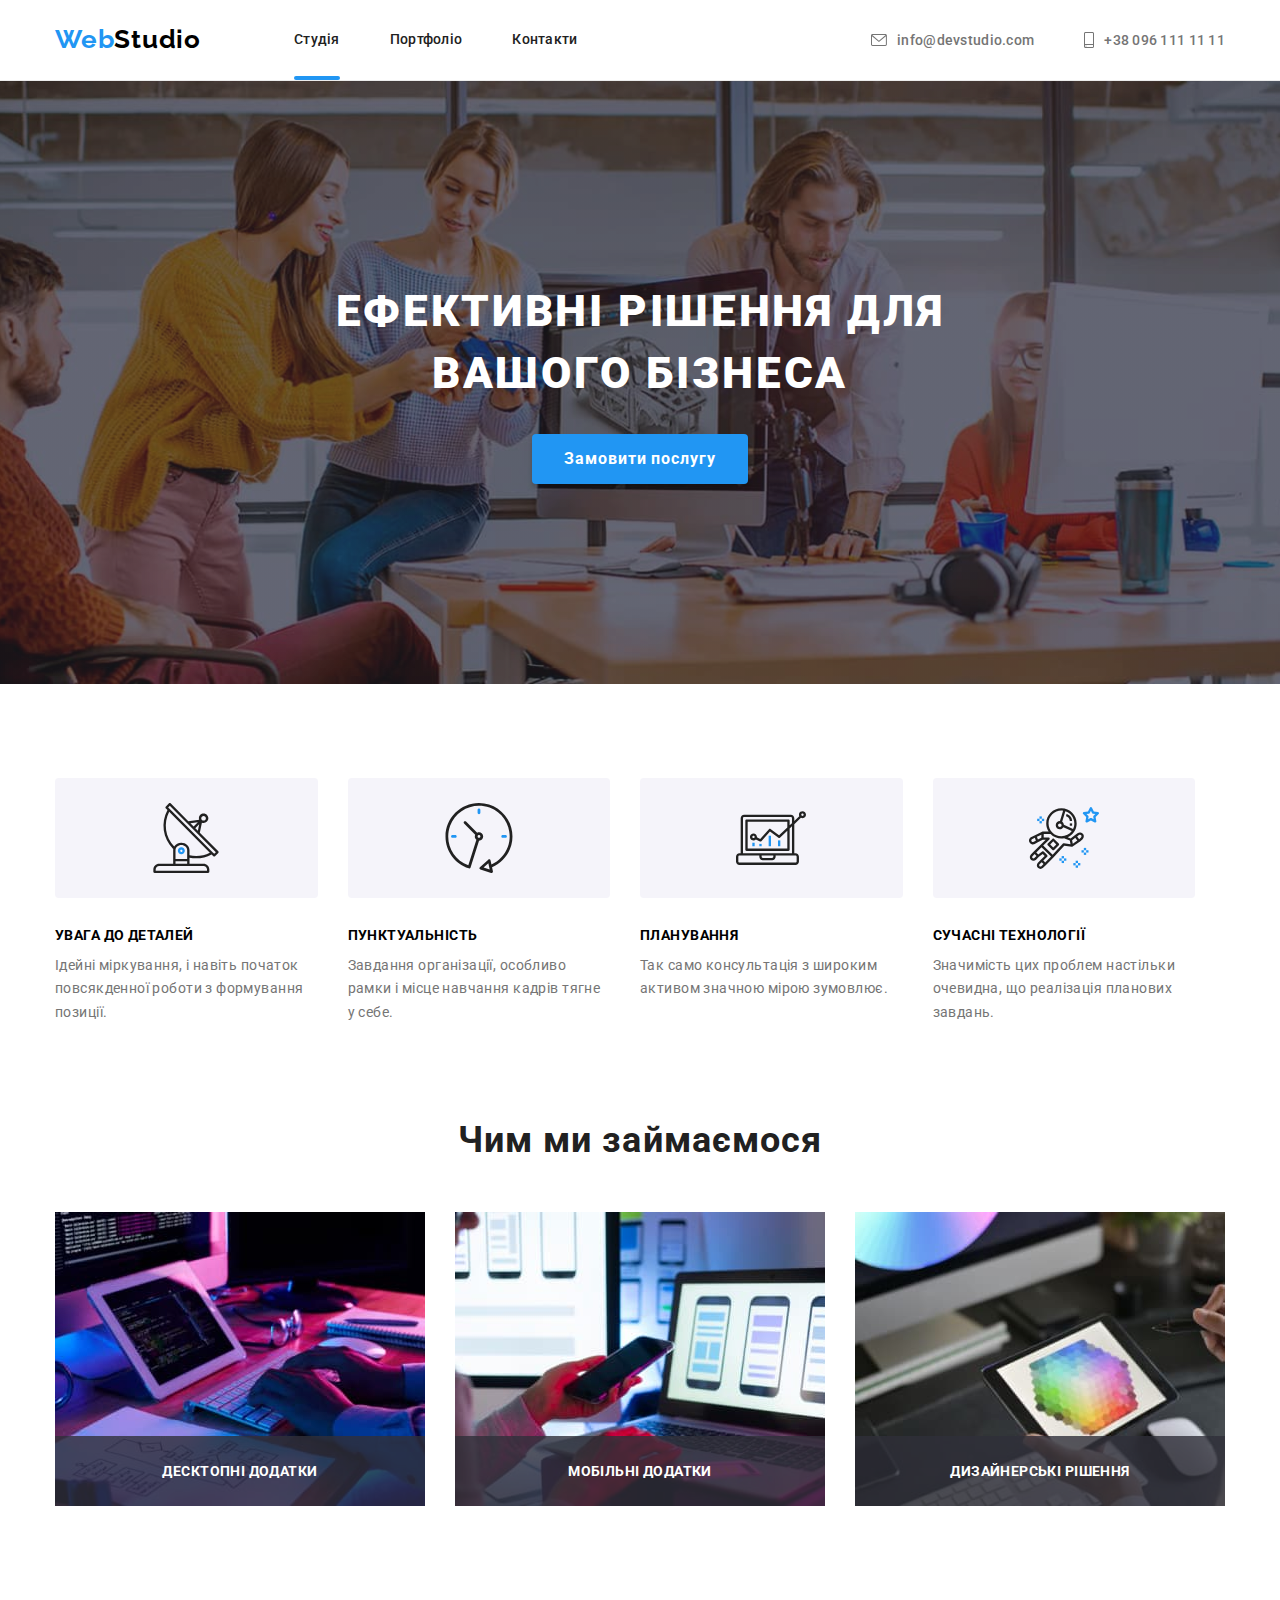
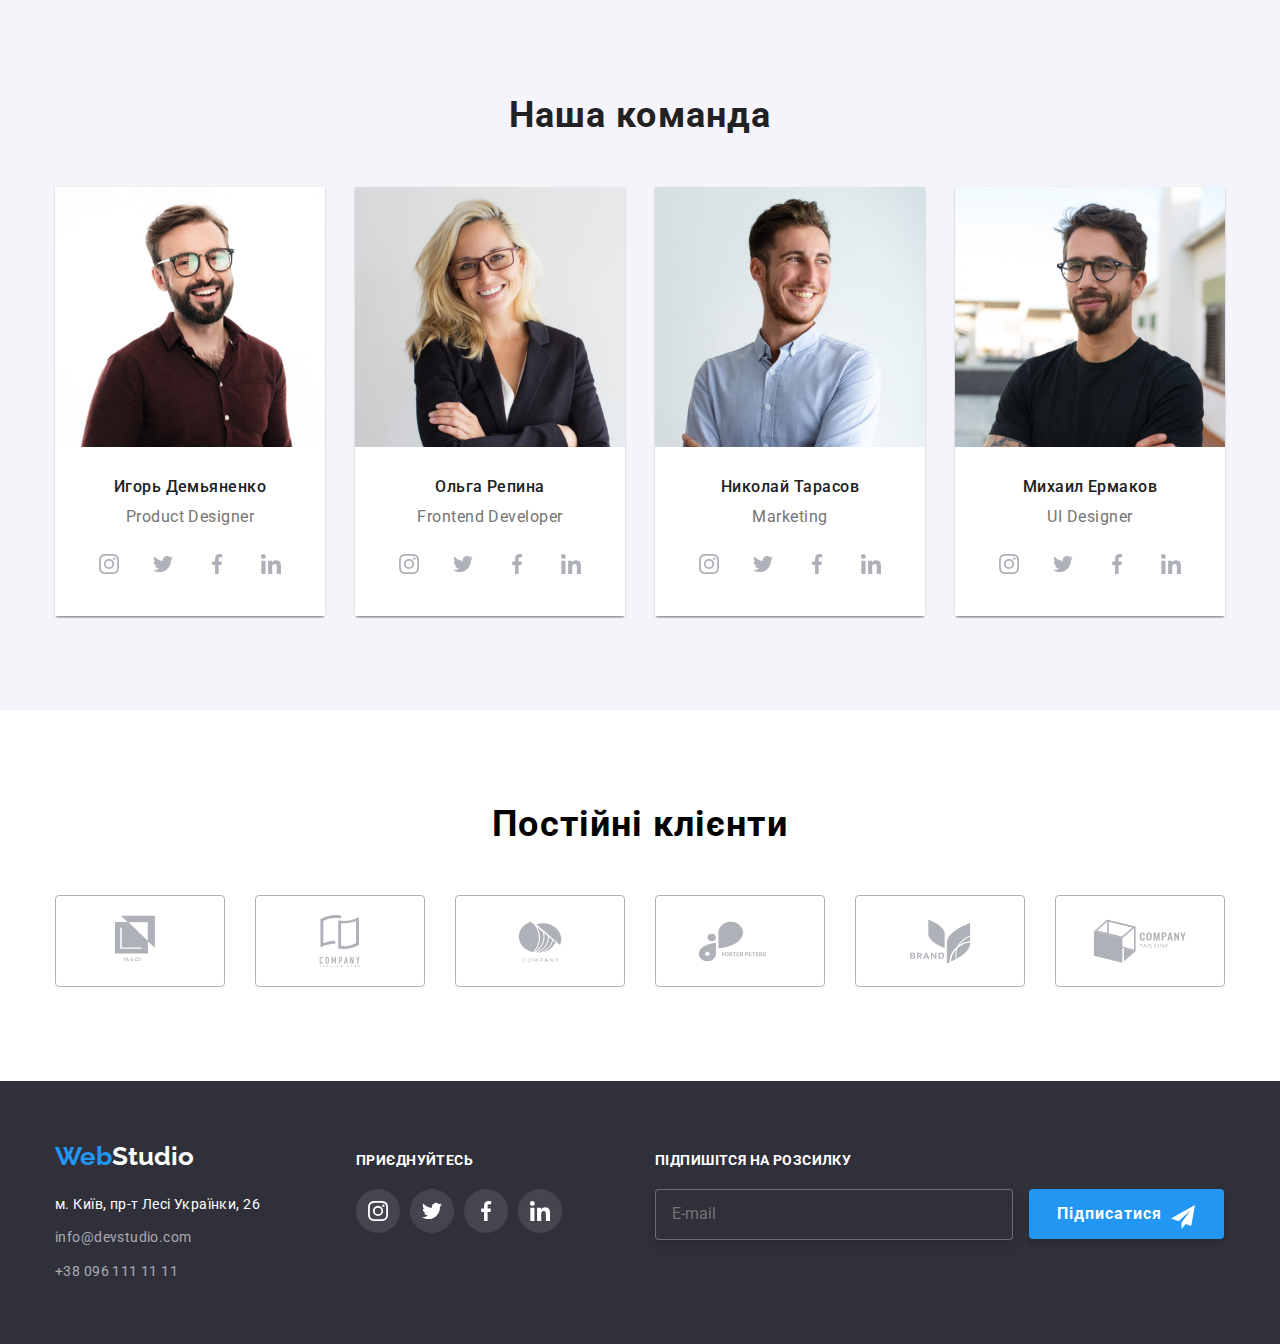
<file: index.html>
<!DOCTYPE html>
<html lang="uk">
<head>
    <meta charset="UTF-8">
    <meta http-equiv="X-UA-Compatible" content="IE=edge">
    <meta name="viewport" content="width=device-width, initial-scale=1.0">
    <link rel="preconnect" href="https://fonts.googleapis.com">
    <link rel="preconnect" href="https://fonts.gstatic.com" crossorigin>
    <link href="https://fonts.googleapis.com/css2?family=Raleway:wght@700&display=swap" rel="stylesheet">
    <link rel="preconnect" href="https://fonts.googleapis.com">
    <link rel="preconnect" href="https://fonts.gstatic.com" crossorigin>
    <link href="https://fonts.googleapis.com/css2?family=Roboto:wght@100;300;400;500;700;900&display=swap" rel="stylesheet">
    <link rel="stylesheet" href="https://cdnjs.cloudflare.com/ajax/libs/modern-normalize/1.1.0/modern-normalize.min.css">
    <link rel="stylesheet" href="style.css">
    <title>Веб Студія</title>
</head>
<body>
    <header class="header">
        <div class="head">
        <nav class="header-line">
                <a lang="en" class="logo" href="index.html">
                 <span class="web-color">Web</span>Studio
                </a>
            <ul class="nav">  
                <li class="nav-items">
                    <a class="nav-item active-list" href="index.html">
                        Студія
                    </a>
                </li>
                <li class="nav-items">
                    <a class="nav-item" href="portfolio.html">
                        Портфоліо
                    </a>
                </li>
                <li class="nav-items">
                    <a class="nav-item" href="">
                        Контакти
                    </a>
                </li>
            </ul>
        </nav>
            <ul class="call">
                <li class="call-item">
                    <a class="mail" href="mailto:info@devstudio.com">
                        <svg class="icon-envelope">
                            <use href="./svg/svg-ico/symbol-defs.svg#icon-envelope" wigth="16px" height="12px"></use>
                        </svg>
                        info@devstudio.com
                    </a>
                </li>
                <li class="call-item">
                    <a class="phone" href="tel:+380961111111">
                        <svg class="icon-smartphone">
                            <use href="./svg/svg-ico/symbol-defs.svg#icon-smartphone" wigth="10px" height="16px"></use>
                        </svg>
                        +38 096 111 11 11
                    </a>
                </li>
            </ul>
        </div>    
    </header>
    <main>
        <section class="order">
            <div class="order-style">
                <h1 class="txt">
                    ЕФЕКТИВНІ РІШЕННЯ ДЛЯ ВАШОГО БІЗНЕСА
                </h1>
                <button class="but" type="button" data-modal-open>Замовити послугу</button>
            </div>
        </section>
        
        <section class="section-merit">
            <div class="merit-class">
                <ul class="list-merit">
                    <li class="merit icon-group">
                        <h3 class="h-list">УВАГА ДО ДЕТАЛЕЙ</h3>
                        <p class="txt-list">Ідейні міркування, і навіть початок повсякденної роботи з формування позиції.</p>
                    </li>
                    <li class="merit icon-clock">
                        <h3 class="h-list">ПУНКТУАЛЬНІСТЬ</h3>
                        <p class="txt-list">Завдання організації, особливо рамки і місце навчання кадрів тягне у себе.</p>
                    </li>
                    <li class="merit icon-diagram">
                        <h3 class="h-list">ПЛАНУВАННЯ</h3>
                        <p class="txt-list">Так само консультація з широким активом значною мірою зумовлює.</p>
                    </li>
                    <li class="merit icon-austronaut">
                        <h3 class="h-list">СУЧАСНІ ТЕХНОЛОГІЇ</h3>
                        <p class="txt-list">Значимість цих проблем настільки очевидна, що реалізація планових завдань.</p>
                    </li>
                </ul>
            </div>
        </section>
        <section class="what-do">
            <div class="work-class">
                <h2 class="h-work">Чим ми займаємося</h2>
                    <ul class="working-list">
                        <li class="work-list">
                            <div class="opacity-img">
                                <h3 class="opasity-title">ДЕСКТОПНІ ДОДАТКИ</h3>
                            </div>
                         <img src="./image/photo1.jpg" alt="веб_розработчик" width="370">
                        </li>
                        <li class="work-list">
                            <div class="opacity-img">
                                <h3 class="opasity-title">МОБІЛЬНІ ДОДАТКИ</h3>
                            </div>
                        <img src="./image/photo2.jpg" alt="мобильный_дизайнер" width="370">
                     </li>
                        <li class="work-list">
                            <div class="opacity-img">
                                <h3 class="opasity-title">ДИЗАЙНЕРСЬКІ РІШЕННЯ</h3>
                            </div>
                        <img src="./image/photo3.jpg" alt="дизайнер" width="370">
                        </li>
                    </ul>
            </div>
        </section>
        <section class="our-team">
            <div class="our-class">
                <h2 class="h-team">Наша команда</h2>
                <ul class="team-list">
                    <li class="team">
                        <img class="img-team" src="./image/img1.jpg" alt="Игорь Демьяненко" width="270">
                    <div class="worker">
                        <h3 class="h-name">Игорь Демьяненко</h3>
                        <p lang="en" class="activity">Product Designer</p>
                        <ul class="social-list">
                            <li class="social">
                                <a href="" class="icon-border">
                                    <svg class="icon instagram">
                                        <use href="./svg/svg-ico/symbol-defs.svg#icon-instagram" width="20px" height="20px"></use>
                                    </svg>
                                </a>
                            </li>
                            <li class="social">
                                <a href="" class="icon-border">
                                    <svg class="icon twitter">
                                        <use href="./svg/svg-ico/symbol-defs.svg#icon-twitter"width="20px" height="20px"></use>
                                    </svg>
                                </a>
                            </li>
                            <li class="social">
                                <a href="" class="icon-border">
                                    <svg class="icon facebook">
                                        <use href="./svg/svg-ico/symbol-defs.svg#icon-facebook" width="20px" height="20px"></use>
                                    </svg>
                                </a>
                            </li>
                            <li class="social">
                                <a href="" class="icon-border">
                                    <svg class="icon linkedin">
                                        <use href="./svg/svg-ico/symbol-defs.svg#icon-linkedin" width="20px" height="20px"></use>
                                    </svg>
                                </a>
                            </li>
                         </ul>
                    </div>
                    </li>
                    <li class="team">
                        <img class="img-team" src="./image/img2.jpg" alt="Ольга Репина" width="270">
                    <div class="worker">      
                        <h3 class="h-name">Ольга Репина</h3>
                        <p lang="en" class="activity">Frontend Developer</p>
                        <ul class="social-list">
                            <li class="social">
                                <a href="" class="icon-border">
                                    <svg class="icon instagram">
                                        <use href="./svg/svg-ico/symbol-defs.svg#icon-instagram" width="20px" height="20px"></use>
                                    </svg>
                                </a>
                            </li>
                            <li class="social">
                                <a href="" class="icon-border">
                                    <svg class="icon twitter">
                                        <use href="./svg/svg-ico/symbol-defs.svg#icon-twitter"width="20px" height="20px"></use>
                                    </svg>
                                </a>
                            </li>
                            <li class="social">
                                <a href="" class="icon-border">
                                    <svg class="icon facebook">
                                        <use href="./svg/svg-ico/symbol-defs.svg#icon-facebook" width="20px" height="20px"></use>
                                    </svg>
                                </a>
                            </li>
                            <li class="social">
                                <a href="" class="icon-border">
                                    <svg class="icon linkedin">
                                        <use href="./svg/svg-ico/symbol-defs.svg#icon-linkedin" width="20px" height="20px"></use>
                                    </svg>
                                </a>
                            </li>
                         </ul>
                    </div>
                    </li>
                    <li class="team">
                        <img class="img-team" src="./image/img3.jpg" alt="Николай Тарасов" width="270">
                    <div class="worker">       
                        <h3 class="h-name">Николай Тарасов</h3>
                        <p lang="en" class="activity">Marketing</p>
                        <ul class="social-list">
                            <li class="social">
                                <a href="" class="icon-border">
                                    <svg class="icon instagram">
                                        <use href="./svg/svg-ico/symbol-defs.svg#icon-instagram" width="20px" height="20px"></use>
                                    </svg>
                                </a>
                            </li>
                            <li class="social">
                                <a href="" class="icon-border">
                                    <svg class="icon twitter">
                                        <use href="./svg/svg-ico/symbol-defs.svg#icon-twitter"width="20px" height="20px"></use>
                                    </svg>
                                </a>
                            </li>
                            <li class="social">
                                <a href="" class="icon-border">
                                    <svg class="icon facebook">
                                        <use href="./svg/svg-ico/symbol-defs.svg#icon-facebook" width="20px" height="20px"></use>
                                    </svg>
                                </a>
                            </li>
                            <li class="social">
                                <a href="" class="icon-border">
                                    <svg class="icon linkedin">
                                        <use href="./svg/svg-ico/symbol-defs.svg#icon-linkedin" width="20px" height="20px"></use>
                                    </svg>
                                </a>
                            </li>
                         </ul>
                    </div>
                    </li>
                    <li class="team">
                        <img class="img-team" src="./image/img4.jpg" alt="Михаил Ермаков" width="270">
                    <div class="worker">       
                        <h3 class="h-name">Михаил Ермаков</h3>
                        <p lang="en" class="activity">UI Designer</p>
                        <ul class="social-list">
                            <li class="social">
                                <a href="" class="icon-border">
                                    <svg class="icon instagram">
                                        <use href="./svg/svg-ico/symbol-defs.svg#icon-instagram" width="20px" height="20px"></use>
                                    </svg>
                                </a>
                            </li>
                            <li class="social">
                                <a href="" class="icon-border">
                                    <svg class="icon twitter">
                                        <use href="./svg/svg-ico/symbol-defs.svg#icon-twitter"width="20px" height="20px"></use>
                                    </svg>
                                </a>
                            </li>
                            <li class="social">
                                <a href="" class="icon-border">
                                    <svg class="icon facebook">
                                        <use href="./svg/svg-ico/symbol-defs.svg#icon-facebook" width="20px" height="20px"></use>
                                    </svg>
                                </a>
                            </li>
                            <li class="social">
                                <a href="" class="icon-border">
                                    <svg class="icon linkedin">
                                        <use href="./svg/svg-ico/symbol-defs.svg#icon-linkedin" width="20px" height="20px"></use>
                                    </svg>
                                </a>
                            </li>
                         </ul>
                    </div>
                    </li>
                </ul>
            </div>
        </section>
        <section class="client-section">
            <div class="client-conteiner">
                <h2 class="h-client">Постійні клієнти</h2>
                    <ul class="client-list">
                        <li class="client-item">
                            <a href="" class="client-link">
                                <svg class="client ya-go">
                                    <use href="./svg/svg-ico/symbol-defs.svg#icon-ya-go" width="40px" height="47px"></use>
                                </svg>
                            </a>
                        </li>
                        <li class="client-item">
                            <a href="" class="client-link">
                                <svg class="client ya-go">
                                    <use href="./svg/svg-ico/symbol-defs.svg#icon-tagline-here" width="50px" height="52px"></use>
                                </svg>
                            </a>
                        </li>
                            <li class="client-item">
                                <a href="" class="client-link">
                                    <svg class="client icon-company">
                                        <use href="./svg/svg-ico/symbol-defs.svg#icon-company" width="44px" height="41px"></use>
                                    </svg>
                                </a>
                            </li>
                            <li class="client-item">
                                <a href="" class="client-link">
                                    <svg class="client icon-foster">
                                        <use href="./svg/svg-ico/symbol-defs.svg#icon-foster" width="85px" height="41px"></use>
                                    </svg>
                                </a>
                            </li>
                        <li>
                            <li class="client-item">
                                <a href="" class="client-link">
                                    <svg class="client icon-brand">
                                        <use href="./svg/svg-ico/symbol-defs.svg#icon-brand" width="63px" height="45px"></use>
                                    </svg>
                                </a>
                            </li>
                        </li>
                        <li class="client-item">
                            <a href="" class="client-link">
                                <svg class="client icon-tag-line">
                                    <use href="./svg/svg-ico/symbol-defs.svg#icon-tag-line" width="98px" height="44px"></use>
                                </svg>
                            </a>
                        </li>
                    </ul>
            </div>
        </section>
    </main>
    <footer class="footer">
        <div class="footer-footer">
            <div class="foot">
                <a class="footer-logo" lang="en" href="index.html">
                    <span class="web-color">Web</span>Studio
                </a>
                <address class="address">
                    <ul class="list-address">
                        <li class="specific-address">
                            м. Київ, пр-т Лесі Українки, 26                        </li>
                        <li class="con">
                            <a class="footer-contact" href="mailto:info@devstudio.com">info@devstudio.com</a>
                        </li>
                        <li class="con">
                            <a class="footer-contact" href="tel:+380961111111">+38 096 111 11 11</a>
                        </li>
                    </ul>
                </address>
            </div>
            <div class="footer-social"> 
                <h3 class="social-title">
                    ПРИЄДНУЙТЕСЬ
                </h3>
                <ul class="footer-social-list">
                    <li class="social">
                        <a href="" class="icon-border footer-icon">
                            <svg class="icon instagram">
                                <use href="./svg/svg-ico/symbol-defs.svg#icon-instagram" width="20px" height="20px"></use>
                            </svg>
                        </a>
                    </li>
                    <li class="social">
                        <a href="" class="icon-border footer-icon">
                            <svg class="icon twitter">
                                <use href="./svg/svg-ico/symbol-defs.svg#icon-twitter"width="20px" height="20px"></use>
                            </svg>
                        </a>
                    </li>
                    <li class="social">
                        <a href="" class="icon-border footer-icon">
                            <svg class="icon facebook">
                                <use href="./svg/svg-ico/symbol-defs.svg#icon-facebook" width="20px" height="20px"></use>
                            </svg>
                        </a>
                    </li>
                    <li class="social">
                        <a href="" class="icon-border footer-icon">
                            <svg class="icon linkedin">
                                <use href="./svg/svg-ico/symbol-defs.svg#icon-linkedin" width="20px" height="20px"></use>
                            </svg>
                        </a>
                    </li>
                </ul>
            </div>
                <form class="send-item">
                    <h3 class="title-send">ПІДПИШІТСЯ НА РОЗСИЛКУ </h3>
                    <label class="send">
                        <input type="mail" name="mail" class="send-mail"placeholder="E-mail">
                    </label>
                    <button type="button" class="btn-subscribe">Підписатися
                        <span class="btn-span"></span>
                    </button>
                </form>
    </div>
    </footer>

     <div class="backdrop is-hidden" data-modal>
      <div class="modal">
        <h2 class="modal-title">
            Залиште свої дані, ми вам передзвонимо
        </h2>
        <form class="form js-speaker-form">
                    <!--- NAME --->
        <div class="form-area">
            <div class="form-field">
                <label for="name">Ім'я</label>
                <input type="text" name="name" id="name" class="form-input">
                <svg class="icon-name names">
                    <use href="./svg/svg-ico/modal-windou.svg#icon-name" width="18px" height="18px"></use>
                </svg>
            </div>
                <!-- NUMBER -->
            <div class="form-field">
                <label for="tel">Телефон</label>
                <input type="tel" name="tel" id="tel" class="form-input">
                <svg class="icon-name calls">
                    <use href="./svg/svg-ico/modal-windou.svg#icon-call" width="18px" height="18px"></use>
                </svg>
            </div>
                <!-- MAIL -->
            <div class="form-field">
                <label for="mail">Пошта</label>
                <input type="mail" name="mail" id="mail" class="form-input">
                <svg class="icon-name letters">
                    <use href="./svg/svg-ico/modal-windou.svg#icon-letter" width="18px" height="18px"></use>
                </svg>
            </div>
                <!-- TEXTAREA -->
            <div class="form-field">
                <label for="coment" class="field-coment">Коментар</label>
                <textarea name="coment" id="coment" cols="30" placeholder="Введіть текст"></textarea>
            </div>
        </div>
                <!-- POLISY -->
            <div role="group" class="group">
                <label class="label">
                    <input type="checkbox" name="polisy" class="checkbox">
                    <span class="icon-span"></span>
                    Погоджуюся з розсилкою та приймаю
                    <a href="" class="treaty">Умови договору</a>
                </label>
            </div>
                <!-- SUBMIT -->
            <button type="submit" class="btn-sub">Відправити</button>
        </form>
        <button class="button-close" data-modal-close>
          <svg class="icon-close" width="11" height="11">
            <use href="./svg/svg-ico/close.svg#icon-Vector"></use>
          </svg>
        </button>
      </div>
    </div>
    <script src="./js/modal.js"></script>
</body>
</html>
</file>
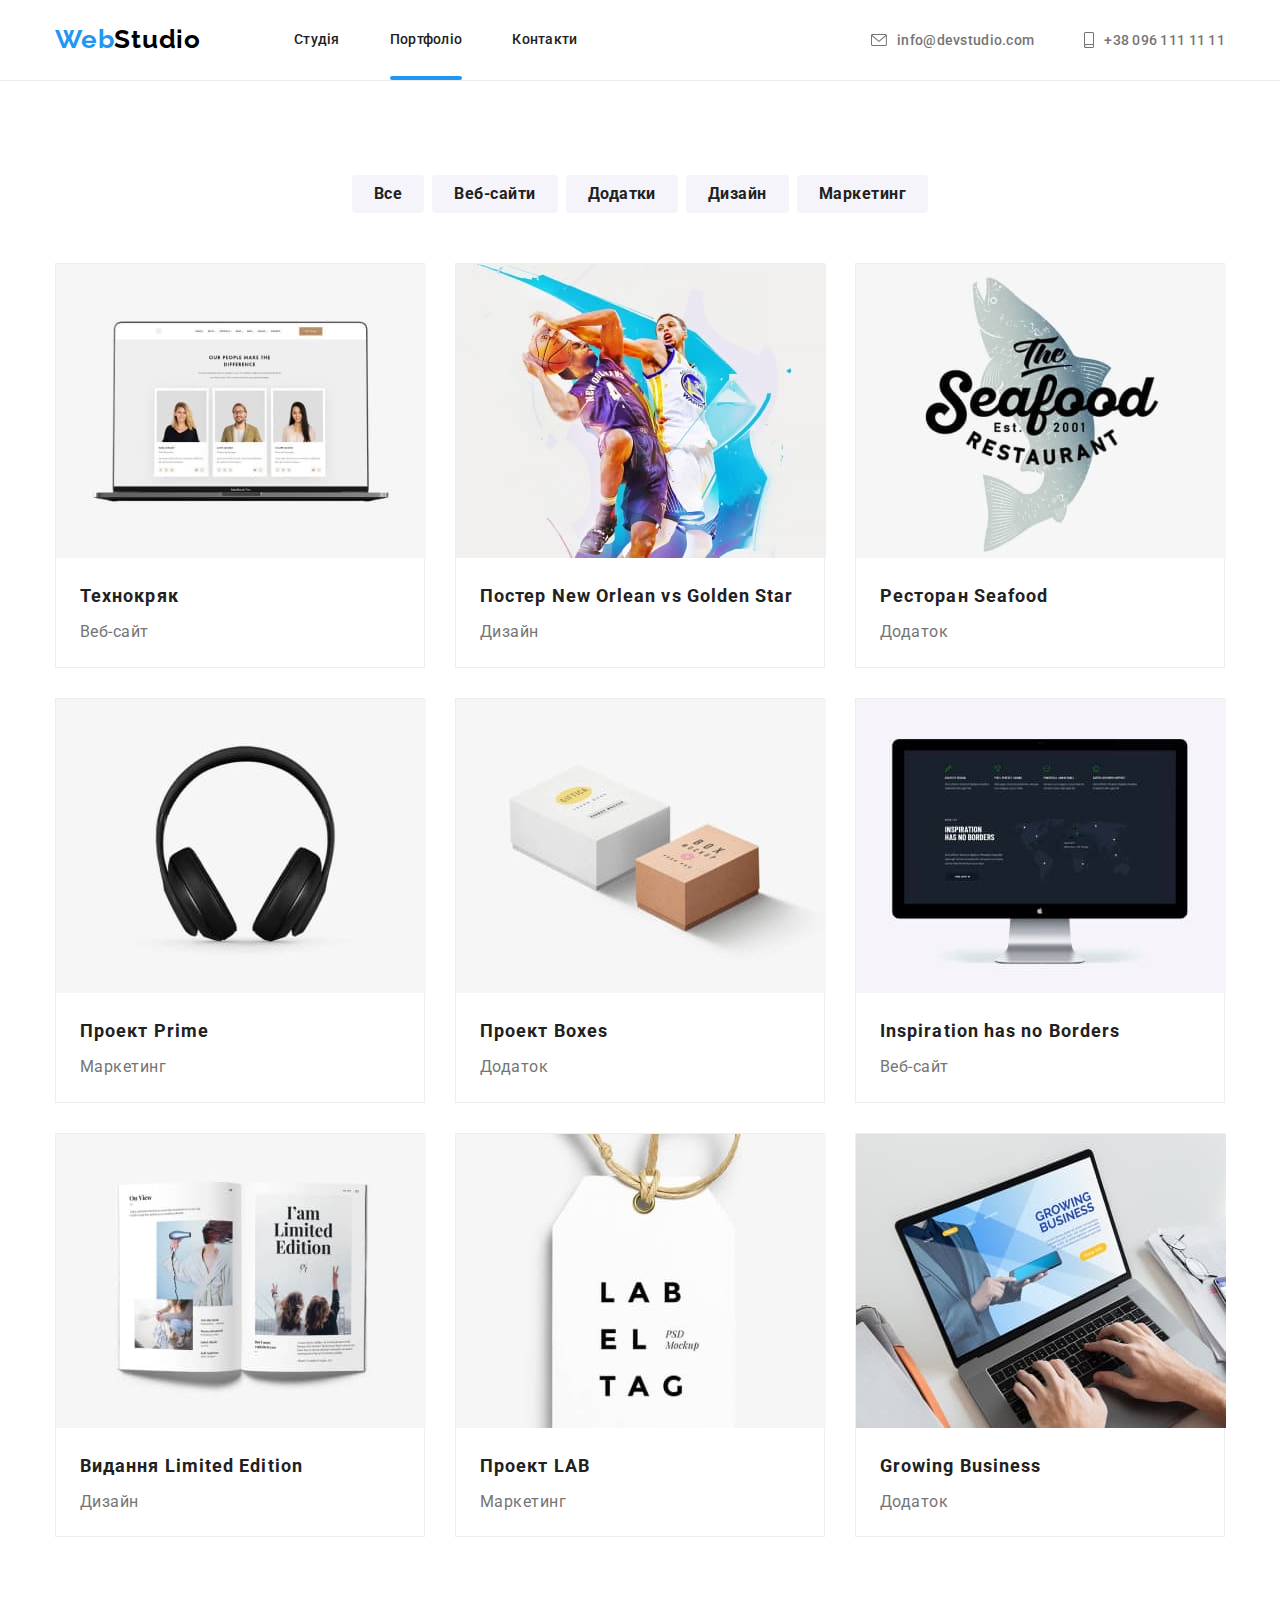
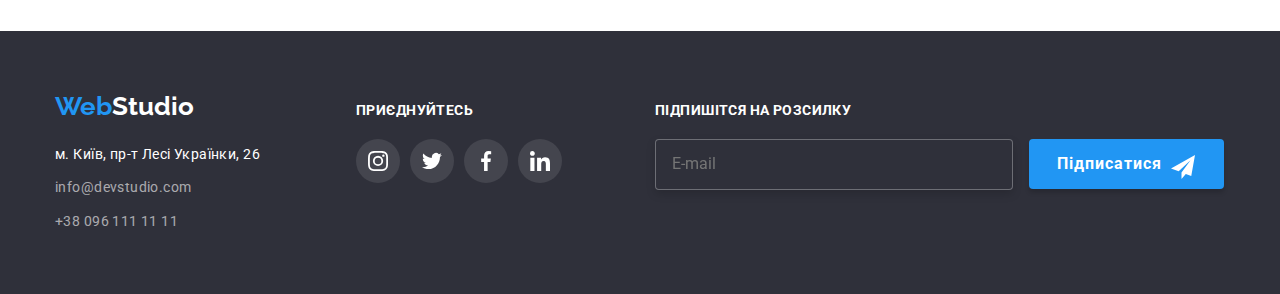
<file: portfolio.html>
<!DOCTYPE html>
<html lang="en">
<head>
    <meta charset="UTF-8">
    <meta http-equiv="X-UA-Compatible" content="IE=edge">
    <meta name="viewport" content="width=device-width, initial-scale=1.0">
    <link rel="preconnect" href="https://fonts.googleapis.com">
    <link rel="preconnect" href="https://fonts.gstatic.com" crossorigin>
    <link href="https://fonts.googleapis.com/css2?family=Raleway:wght@700&display=swap" rel="stylesheet">
    <link rel="preconnect" href="https://fonts.googleapis.com">
    <link rel="preconnect" href="https://fonts.gstatic.com" crossorigin>
    <link href="https://fonts.googleapis.com/css2?family=Roboto:wght@100;300;400;500;700;900&display=swap" rel="stylesheet">
    <link rel="stylesheet" href="https://cdnjs.cloudflare.com/ajax/libs/modern-normalize/1.1.0/modern-normalize.min.css">
    <link rel="stylesheet" href="style.css">
    <title>Portfolio</title>
</head>
<body>
    <header class="header">
        <div class="head">
            <nav class="header-line">
                <a lang="en" class="logo" href="index.html">
                 <span class="web-color">Web</span>Studio
                </a>
            <ul class="nav">  
                <li class="nav-items">
                    <a class="nav-item " href="index.html">
                        Студія
                    </a>
                </li>
                <li class="nav-items ">
                    <a class="nav-item active-list" href="portfolio.html">
                        Портфоліо
                    </a>
                </li>
                <li class="nav-items">
                    <a class="nav-item" href="">
                        Контакти
                    </a>
                </li>
            </ul>
        </nav>
        <ul class="call">
            <li class="call-item">
                <a class="mail" href="mailto:info@devstudio.com">
                    <svg class="icon-envelope">
                        <use href="./svg/svg-ico/symbol-defs.svg#icon-envelope" wigth="16px" height="12px"></use>
                    </svg>
                    info@devstudio.com
                </a>
            </li>
            <li class="call-item">
                <a class="phone" href="tel:+380961111111">
                    <svg class="icon-smartphone">
                        <use href="./svg/svg-ico/symbol-defs.svg#icon-smartphone" wigth="10px" height="16px"></use>
                    </svg>
                    +38 096 111 11 11
                </a>
            </li>
        </ul>
        </div>    
    </header>
    <main>
        <section class="filter-section">
            <div class="services-choice">
                <ul class="services">
                    <li class="services_list">
                        <button class="choice-services1" type="button">Все</button>
                    </li>
                    <li class="services_list">
                        <button class="choice-services2" type="button">Веб-сайти</button>
                    </li>
                    <li class="services_list">
                        <button class="choice-services3" type="button">Додатки</button>
                    </li>
                    <li class="services_list">
                        <button class="choice-services4" type="button">Дизайн</button>
                    </li>
                    <li class="services_list">
                        <button class="choice-services5" type="button">Маркетинг</button>
                    </li>
                </ul>
                <ul class="filter-list">
                    <li class="filter-choice">
                        <div class="hidden-img">
                            <img class="filter-img" src="./image2/технокряк.jpg" alt="Технокряк" width="370" height="294">
                            <div class="hidden-txt">
                            <p class="hid-txt">
                                Ресурс пропонує комплексні пропозиції з різним рівнем функціоналу та сервісів. Все це дозволить відвідувачу отримати вичерпні відомості про компанію чи приватну особу.
                            </p>
                            </div>
                         </div>
                    <div class="class-filter">       
                        <h3 class="h-filter">Технокряк</h3>
                        <p class="filter">Веб-сайт</p>
                    </div>
                    </li>
                    <li class="filter-choice">
                        <div class="hidden-img">
                        <img class="filter-img" src="./image2/new-orlean-vs-golden-star.jpg" alt="new-orlean-vs-golden-star" width="370" height="294">
                        <div class="hidden-txt">
                            <p class="hid-txt">
                                Ресурс пропонує комплексні пропозиції з різним рівнем функціоналу та сервісів. Все це дозволить відвідувачу отримати вичерпні відомості про компанію чи приватну особу.
                            </p>
                            </div>
                        </div>
                        <div class="class-filter">       
                        <h3 class="h-filter">Постер New Orlean vs Golden Star</h3>
                        <p class="filter">Дизайн</p>
                    </div>
                    </li>
                    <li class="filter-choice">
                        <div class="hidden-img">
                        <img class="filter-img" src="./image2/seafood.jpg" alt="seafood" width="370" height="294">
                        <div class="hidden-txt">
                            <p class="hid-txt">
                                Ресурс пропонує комплексні пропозиції з різним рівнем функціоналу та сервісів. Все це дозволить відвідувачу отримати вичерпні відомості про компанію чи приватну особу.
                            </p>
                            </div>
                        </div>
                        <div class="class-filter">        
                        <h3 class="h-filter">Ресторан Seafood</h3>
                        <p class="filter">Додаток</p>
                    </div>
                    </li>
                    <li class="filter-choice">
                        <div class="hidden-img">
                        <img class="filter-img" src="./image2/prime.jpg" alt="prime" width="370" height="294">
                        <div class="hidden-txt">
                            <p class="hid-txt">
                                Ресурс пропонує комплексні пропозиції з різним рівнем функціоналу та сервісів. Все це дозволить відвідувачу отримати вичерпні відомості про компанію чи приватну особу.
                            </p>
                            </div>
                         </div>
                        <div class="class-filter">        
                        <h3 class="h-filter">Проект Prime</h3>
                        <p class="filter">Маркетинг</p>
                    </div>
                    </li>
                    <li class="filter-choice">
                        <div class="hidden-img">
                        <img class="filter-img" src="./image2/boxes.jpg" alt="boxes" width="370" height="294">
                        <div class="hidden-txt">
                            <p class="hid-txt">
                                Ресурс пропонує комплексні пропозиції з різним рівнем функціоналу та сервісів. Все це дозволить відвідувачу отримати вичерпні відомості про компанію чи приватну особу.
                            </p>
                            </div>
                         </div>
                        <div class="class-filter">        
                        <h3 class="h-filter">Проект Boxes</h3>
                        <p class="filter">Додаток</p>
                    </div>
                    </li>
                    <li class="filter-choice">
                        <div class="hidden-img">
                        <img class="filter-img" src="./image2/inspiration-has-no-borders.jpg" alt="inspiration-has-no-borders" width="370" height="294">
                        <div class="hidden-txt">
                            <p class="hid-txt">
                                Ресурс пропонує комплексні пропозиції з різним рівнем функціоналу та сервісів. Все це дозволить відвідувачу отримати вичерпні відомості про компанію чи приватну особу.
                            </p>
                            </div>
                         </div>
                        <div class="class-filter">       
                        <h3 class="h-filter">Inspiration has no Borders</h3>
                        <p class="filter">Веб-сайт</p>
                    </div>
                    </li>
                    <li class="filter-choice">
                        <div class="hidden-img">
                        <img class="filter-img" src="./image2/limited-edition.jpg" alt="limited-edition" width="370" height="294">
                        <div class="hidden-txt">
                            <p class="hid-txt">
                                Ресурс пропонує комплексні пропозиції з різним рівнем функціоналу та сервісів. Все це дозволить відвідувачу отримати вичерпні відомості про компанію чи приватну особу.
                            </p>
                            </div>
                         </div>
                        <div class="class-filter">        
                        <h3 class="h-filter">Видання Limited Edition</h3>
                        <p class="filter">Дизайн</p>
                    </div>
                    </li>
                    <li class="filter-choice">
                        <div class="hidden-img">
                        <img class="filter-img" src="./image2/lab.jpg" alt="lab" width="370" height="294">
                        <div class="hidden-txt">
                            <p class="hid-txt">
                                Ресурс пропонує комплексні пропозиції з різним рівнем функціоналу та сервісів. Все це дозволить відвідувачу отримати вичерпні відомості про компанію чи приватну особу.
                            </p>
                            </div>
                         </div>
                        <div class="class-filter">        
                        <h3 class="h-filter">Проект LAB</h3>
                        <p class="filter">Маркетинг</p>
                    </div>
                    </li>
                    <li class="filter-choice">
                        <div class="hidden-img">
                        <img class="filter-img" src="./image2/growing-business.jpg" alt="growing-business" width="370" height="294">
                        <div class="hidden-txt">
                            <p class="hid-txt">
                                Ресурс пропонує комплексні пропозиції з різним рівнем функціоналу та сервісів. Все це дозволить відвідувачу отримати вичерпні відомості про компанію чи приватну особу.
                            </p>
                            </div>
                         </div>
                        <div class="class-filter">   
                        <h3 class="h-filter">Growing Business</h3>
                            <p class="filter">Додаток</p>
                    </div>
                    </li>
                </ul>
        </div>
        </section>
    </main>
    <footer class="footer">
        <div class="footer-footer">
            <div class="foot">
                <a class="footer-logo" lang="en" href="index.html">
                    <span class="web-color">Web</span>Studio
                </a>
                <address class="address">
                    <ul class="list-address">
                        <li class="specific-address">
                            м. Київ, пр-т Лесі Українки, 26                        </li>
                        <li class="con">
                            <a class="footer-contact" href="mailto:info@devstudio.com">info@devstudio.com</a>
                        </li>
                        <li class="con">
                            <a class="footer-contact" href="tel:+380961111111">+38 096 111 11 11</a>
                        </li>
                    </ul>
                </address>
            </div>
            <div class="footer-social"> 
                <h3 class="social-title">
                    ПРИЄДНУЙТЕСЬ
                </h3>
                <ul class="footer-social-list">
                    <li class="social">
                        <a href="" class="icon-border footer-icon">
                            <svg class="icon instagram">
                                <use href="./svg/svg-ico/symbol-defs.svg#icon-instagram" width="20px" height="20px"></use>
                            </svg>
                        </a>
                    </li>
                    <li class="social">
                        <a href="" class="icon-border footer-icon">
                            <svg class="icon twitter">
                                <use href="./svg/svg-ico/symbol-defs.svg#icon-twitter"width="20px" height="20px"></use>
                            </svg>
                        </a>
                    </li>
                    <li class="social">
                        <a href="" class="icon-border footer-icon">
                            <svg class="icon facebook">
                                <use href="./svg/svg-ico/symbol-defs.svg#icon-facebook" width="20px" height="20px"></use>
                            </svg>
                        </a>
                    </li>
                    <li class="social">
                        <a href="" class="icon-border footer-icon">
                            <svg class="icon linkedin">
                                <use href="./svg/svg-ico/symbol-defs.svg#icon-linkedin" width="20px" height="20px"></use>
                            </svg>
                        </a>
                    </li>
                </ul>
            </div>
                <form class="send-item">
                    <h3 class="title-send">ПІДПИШІТСЯ НА РОЗСИЛКУ </h3>
                    <label class="send">
                        <input type="mail" name="mail" class="send-mail"placeholder="E-mail">
                    </label>
                    <button type="button" class="btn-subscribe">Підписатися
                        <span class="btn-span"></span>
                    </button>
                </form>
    </div>
    </footer>
</body>
</html>
</file>
<file: style.css>
:root{
    --moz-text-decoration-color: #2196F3;
}
body{
    margin: 0;
    font-family: 'Roboto', sans-serif;
}
img{
    display: block;
}
p{
    padding: 0px;
    margin: 0px;
}
h1,h2,h3,h4,h5,h6{
    padding: 0px;
    margin: 0px;
}
ul{
    padding: 0px;
    margin: 0px;
}
li{
    padding: 0px;
    margin: 0px;
}
a{
    padding: 0px;
    margin: 0px;
}


/*================== HEADER=================*/
.header{
    border-bottom: 1px solid #ECECEC ;
}
.header-line{
    display: flex;
    align-items: center;
}
.head{
    display: flex;
    width: 1200px;
    height: 80px;
    padding: 0px 15px;
    margin-left: auto;
    margin-right: auto;
    align-items: center;
}
.logo{
    text-decoration: none;
    margin-right: 93px;
    font-family: 'Raleway', sans-serif;
    font-weight: 700;
    font-size: 26px;
    line-height: 1.2;
    letter-spacing: 0.03em;
    color: #000000;
}
.web-color{
    color: var(--moz-text-decoration-color);
}
.active-list:visited{
    color: var(--moz-text-decoration-color);
}
.nav-item{
    display: block;
    color: #212121;
    text-decoration: none;
    padding: 32px 0px;
    transition: color 250ms cubic-bezier(0.4, 0, 0.2, 1);
}
.nav-item:hover{
    color: var(--moz-text-decoration-color);
}
.nav-item:focus{
    color: var(--moz-text-decoration-color);
}

.nav-items{
    list-style-type: none;
    font-size: 14px;
    font-weight: 500;
    line-height: 1.1;
    letter-spacing: 0.02em;
    position: relative;
}
.active-list::after{
    content: " ";
    display: block;
    width: 100%;
    height: 4px;
    background-color: #2196F3;
    position: absolute;
    bottom: 0px;
    border-radius: 2px;
    transform: scaleX(1);
}

.nav-items:not(:last-child){
    margin-right: 50px;
}
.nav{
    display: flex;
    padding-left: 0px;
    margin-top: 0px;
    margin-bottom: 0px;
}

.mail,.phone{
    display: flex;
    justify-content: center;
    align-items: center;
    text-decoration: none;
    color: #757575;
    font-weight: 500;
    font-size: 14px;
    line-height: 1.2;
    letter-spacing: 0.02em;
    transition-property: color;
    transition-duration: 250ms;
    transition-timing-function: cubic-bezier(0.4, 0, 0.2, 1);
}
.icon-envelope{
    width: 16px;
    height: 12px;
    fill: currentColor;
    margin-right: 10px;
}
.icon-smartphone{
    width: 10px;
    height: 16px;
    fill: currentColor;
    margin-right: 10px;
}
.mail:hover{
    color: var(--moz-text-decoration-color);
}
.mail:focus{
    color: var(--moz-text-decoration-color);
}
.phone:hover{
    color: var(--moz-text-decoration-color);
}
.phone:focus{
    color: var(--moz-text-decoration-color);
}
.call{
    display: flex;
    list-style-type: none;
    margin-left: auto;
    margin-top: 0px;
    margin-bottom: 0px;
    padding-left: 0px;
}
.call-item:not(:last-child){
    margin-right: 50px;
}
/*=========== HERO=============*/
.order{
    max-width: 1600px;
    margin-left: auto;
    margin-right: auto;
    margin-top: 0px;
    background-color: #2F303A;
    background-image: linear-gradient(to right, rgba(47, 48, 58, 0.4), rgba(47, 48, 58, 0.4)), 
    url(./bg-img/bg-img.jpg);
    background-size: cover;
    background-position: center;
    text-align: center;
    padding-top: 200px;
    padding-bottom: 200px;
}
.txt{
    margin-left: auto;
    margin-right: auto;
    width: 696px;
    margin-top: 0px;
    margin-bottom: 30px;
    letter-spacing: 0.06em;
    line-height: 1.4;
    font-weight: 900;
    font-size: 44px;
    color: #ffff;
}
.but{
    border-radius: 4px;
    height: 50px;
    border: 0px;
    cursor: pointer;
    color: #ffff;
    background-color: #2196F3;
    font-size: 16px;
    line-height: 1.8;
    letter-spacing: 0.06em;
    font-weight: 700;
    padding: 10px 32px 10px 32px;
    box-shadow: 0px 4px 4px rgba(0, 0, 0, 0.15);
    transition: background-color 250ms cubic-bezier(0.4, 0, 0.2, 1);
}
.but:hover {
    background-color: #188CE8;
}
/*========== MERIT ============*/
.section-merit{
    padding-top: 94px;
    padding-bottom: 94px;
}
.merit-class{
    width: 1200px;
    padding: 0px 15px;
    margin-left: auto;
    margin-right: auto;
}
.list-merit{
    display: flex;
    list-style-type: none;
    margin: 0px;
    padding: 0px;
}
.merit{
    width: 270px;
    margin-right: 30px;
}
.merit::before{
    display: block;
    height: 120px;
    content: "";
    background-repeat: no-repeat;
    background-color: #F5F4FA;
    background-position: center;
    border-radius: 4px;
    margin-bottom: 30px;
}
.icon-group::before{
    background-image: url(./svg/Group.svg);
}
.icon-clock::before{
    background-image: url(./svg/clock.svg);
}
.icon-diagram::before{
    background-image: url(./svg/diagram.svg);
}
.icon-austronaut::before{
    background-image: url(./svg/astronaut.svg);
}
.h-list{
    margin-top: 0px;
    margin-bottom: 10px;
    font-size: 14px;
    line-height: 1.1;
    letter-spacing: 0.03em;
    font-weight: 700;
}
.txt-list{
    margin: 0px;
    font-size: 14px;
    font-weight: 400;
    color: #757575;
    line-height: 1.7;
    letter-spacing: 0.03em;
}
/*========== WORK=========== */
.what-do{
    padding-bottom: 94px;
}
.work-class{
    width: 1200px;
    padding: 0px 15px;
    margin-left: auto;
    margin-right: auto;
}
.h-work{
    margin-top: 0px;
    margin-bottom: 50px;
    text-align: center;
    font-weight: 700;
    font-size: 36px;
    line-height: 1.2;
    letter-spacing: 0.03em;
    color: #212121;
}
.working-list{
    display: flex;
    list-style-type: none;
    margin: 0px;
    padding: 0px;
}
.work-list:not(:last-child){
    margin-right: 30px;
}
.work-list{
    display: block;
    position: relative;
}
.opacity-img{
    position: absolute;
    width: 100%;
    height: 70px;
    bottom: 0px;
    background-color: rgba(47, 48, 58, 0.8);
}
.opasity-title{
    color: #FFFFFF;
    font-weight: 700;
    font-size: 14px;
    line-height: 1.2;
    text-align: center;
    letter-spacing: 0.03em;
    margin: 27px 0px;
}

/*========= TEAM =========*/
.our-team{
    background-color: #F5F4FA;;
    padding-bottom: 94px;
    padding-top: 94px;
}
.our-class{
    width: 1200px;
    padding: 0px 15px;
    margin-left: auto;
    margin-right: auto;  
}
.h-team{
    margin-top: 0px;
    margin-bottom: 50px;
    text-align: center;
    font-weight: 700;
    font-size: 36px;
    line-height: 1.2;
    letter-spacing: 0.03em;
    color: #212121;
}
.team-list{
    display: flex;
    list-style-type: none;
    margin: 0px;
    padding: 0px;
}
.team:not(:last-child){
    margin-right: 30px;
}
.worker{
    padding-top: 30px;
    padding-bottom: 30px;
    background-color: #FFFFFF;
}
.h-name{
    
    margin-bottom: 10px;
    font-weight: 500;
    font-size: 16px;
    line-height: 1.2;
    letter-spacing: 0.03em;
    color: #212121;
}
.activity{
    margin: 0px;
    font-weight: 400;
    font-size: 16px;
    color: #757575;
    line-height: 1.2;
    letter-spacing: 0.03em;
}
.team{
    text-align: center;
    border-radius:  0px 0px 4px 4px;
    box-shadow: 0px 1px 3px rgba(0, 0, 0, 0.12), 0px 1px 1px rgba(0, 0, 0, 0.14), 0px 2px 1px rgba(0, 0, 0, 0.2);
}

.social-list{
    margin-top: 16px;
    list-style: none;
    display: flex;
    justify-content: center;
}
.social:not(:last-child){
    margin-right: 10px;
}
.icon-border{
    color: #AFB1B8;
    border-radius: 50%;
    border: none;
    display: flex;
    width: 44px;
    height: 44px;
    justify-content: center;
    align-items: center;
    transition-property: color, background-color;
    transition-duration: 250ms;
    transition-timing-function: cubic-bezier(0.4, 0, 0.2, 1);
}
.icon{
    fill: currentColor;
    width: 20px;
    height: 20px;
    
}
.icon-border:hover{
    background-color: #2196F3;
    color: #FFFFFF;
    
}
.icon-border:focus{
    background-color: #2196F3;
    color: #FFFFFF;  
}
/*============= CLIENT ==========*/
.client-section{
    padding-top: 94px;
    padding-bottom: 94px;
}
.client-conteiner{
    width: 1200px;
    padding: 0px 15px;
    margin-left: auto;
    margin-right: auto;
}
.h-client{
    font-weight: 700;
    font-size: 36px;
    line-height: 1.16;
    letter-spacing: 0.03em;
    text-align: center;
}
.client-list{
    display: flex;
    list-style: none;
    margin-top: 50px;
}
.client-item:not(:last-child){
    margin-right: 30px;
}
.client-link{
    display: flex;
    justify-content: center;
    align-items: center;
    width: 170px;
    height: 92px;
    border: 1px solid #afb1b8;
    border-radius: 4px;
    color: #AFB1B8;
    transition-property: color, border-color;
    transition-duration: 250ms;
    transition-timing-function: cubic-bezier(0.4, 0, 0.2, 1);
}
.client-link:hover,
.client-link:focus{
    border-color: #2196F3;
    color:#2196F3;
}
.client{
    fill: currentColor;   
}
.ya-go{
    width: 50px;
    height: 52px;
}
.tagline-here{
    width: 40px;
    height: 52px;
}
.icon-company{
    width: 44px;
    height: 41px;
}
.icon-foster{
    width: 85px;
    height: 41px;
}
.icon-brand{
    width: 63px;
    height: 45px;
}
.icon-tag-line{
    width: 98px;
    height: 44px;
}
/*======= FOOTER ========*/
.foot{
    display: block;
    margin-right: 70px;
}
.footer{
    background-color: #2F303A;
    padding-top: 60px;
    padding-bottom: 60px;
}
.footer-logo{
    text-decoration: none;
    font-family: 'Raleway', sans-serif;
    font-weight: 700;
    font-size: 26px;
    line-height: 1.2;
    color: #FFFFFF;;
}
.address{
    width: 231px;
    margin-top: 20px;
}
.list-address{
    list-style-type: none;
    width: 210px;
    margin-top: 20px;
    margin-bottom: 0px;
    padding: 0px;
}
.specific-address{
    font-style: normal;
    color: #FFFFFF;
    font-weight: 400;
    font-size: 14px;
    line-height: 1.7;
    letter-spacing: 0.03em;
    width: 231px;
}
.footer-contact{
    text-decoration: none;
    font-style: normal;
    color: rgba(255, 255, 255, 0.6);
    font-weight: 400;
    font-size: 14px;
    line-height: 1.7;
    letter-spacing: 0.03em;
    transition: color 250ms cubic-bezier(0.4, 0, 0.2, 1);
}
.footer-contact:hover,
.footer-contact:focus{
    color: #2196F3;
}
.con{
    margin-top: 10px;
}
.footer-social{
    display: block;
}
.social-title{
font-weight: 700;
font-size: 14px;
line-height: 1.14;
letter-spacing: 0.03em;
color: #FFFFFF;
margin-bottom: 20px;
}
.footer-social-list{
    list-style: none;
    display: flex;
}
.footer-icon{
    background-color:rgba(255, 255, 255, 0.1);
    color: #FFFFFF;
}
.footer-footer{
    width: 1200px;
    padding: 0px 15px;
    margin-left: auto;
    margin-right: auto;
    display: flex;
    align-items: baseline;
    
}

        /*========== PORTFOLIO=========*/

        /*=========FILTER=======*/
.filter-section{
    padding-top: 94px;
    padding-bottom: 94px;
}
.services-choice{
    width: 1200px;
    padding: 0px 15px;
    margin-left: auto;
    margin-right: auto;
}
.services{
    margin-top: 0px;
    margin-bottom: 50px;
    list-style-type: none;
    display: flex;
    padding: 0px;
    align-items: center;
    justify-content: center;
}
.services_list:not(:last-child){
    margin-right: 8px;
}
.choice-services1, .choice-services2,.choice-services3,.choice-services4,.choice-services5 {
    font-weight: 700;
    font-size: 16px;
    line-height: 1.6;
    text-align: center;
    letter-spacing: 0.03em;
    color: #212121;
    height: 38px;
    border-radius: 4px;
    border: 0px;
    background-color: #F5F4FA;
    cursor: pointer;
    padding: 6px 22px;
    transition: color 250ms cubic-bezier(0.4, 0, 0.2, 1),
    background-color 250ms cubic-bezier(0.4, 0, 0.2, 1),
    box-shadow 250ms cubic-bezier(0.4, 0, 0.2, 1);
}
.choice-services1:hover,
.choice-services1:focus{
    color: #FFFFFF;
    background-color: #2196F3;
    box-shadow: 0px 3px 1px rgba(0, 0, 0, 0.1), 0px 1px 2px rgba(0, 0, 0, 0.08), 0px 2px 2px rgba(0, 0, 0, 0.12);
}

.choice-services2:hover,
.choice-services2:focus{
    color: #FFFFFF;
    background-color: #2196F3;
    box-shadow: 0px 3px 1px rgba(0, 0, 0, 0.1), 0px 1px 2px rgba(0, 0, 0, 0.08), 0px 2px 2px rgba(0, 0, 0, 0.12);
}

.choice-services3:hover,
.choice-services3:focus{
    color: #FFFFFF;
    background-color: #2196F3;
    box-shadow: 0px 3px 1px rgba(0, 0, 0, 0.1), 0px 1px 2px rgba(0, 0, 0, 0.08), 0px 2px 2px rgba(0, 0, 0, 0.12);
}

.choice-services4:hover,
.choice-services4:focus{
    color: #FFFFFF;
    background-color: #2196F3;
    box-shadow: 0px 3px 1px rgba(0, 0, 0, 0.1), 0px 1px 2px rgba(0, 0, 0, 0.08), 0px 2px 2px rgba(0, 0, 0, 0.12);
}
.choice-services5:hover,
.choice-services5:focus{
    color: #FFFFFF;
    background-color: #2196F3;
    box-shadow: 0px 3px 1px rgba(0, 0, 0, 0.1), 0px 1px 2px rgba(0, 0, 0, 0.08), 0px 2px 2px rgba(0, 0, 0, 0.12);
}

.class-filter{
    padding-top: 20px;
    padding-bottom: 20px;
    padding-left: 24px;
    padding-right: 24px;
    background-color: #FFFFFF;
}
.h-filter{
    margin-bottom: 4px;
    font-weight: 700;
    font-size: 18px;
    line-height: 2;
    letter-spacing: 0.06em;
    color: #212121;
}
.filter{
    margin-top: 0px;
    font-weight: 400;
    font-size: 16px;
    line-height: 1.8;
    letter-spacing: 0.03em;
    color: #757575;
}
.filter-list{
    list-style-type: none;
    display: flex;
    flex-wrap: wrap;
    padding-left: 0px;
    align-content: space-between;
    margin: 0px;
}
.filter-choice{
    border: 1px solid #EEEEEE;
    margin-bottom: 30px;
    width: 370px;
    margin-right: 30px;
}
.filter-choice:hover,
.filter-choice:focus{
    box-shadow: 0px 1px 1px rgba(0, 0, 0, 0.12), 0px 4px 4px rgba(0, 0, 0, 0.06), 1px 4px 6px rgba(0, 0, 0, 0.16);
}
.filter-choice:nth-child(3n){
    margin-right: 0px;
}
.filter-choice:nth-last-child(-n+3){
    margin-bottom: 0px;
}
.hidden-img{
    width: 370px;
    height: 294px;
    position: relative; 
    overflow: hidden; 
}
.filter-choice:hover .hid-txt{
    transform: translatex(0);
    
}
.hidden-txt{
    padding: 63px 24px;
    width: 370px;
    height: 294px; 
}
.hid-txt{
    position: absolute;
    top: 0px;
    left: 0;
    padding: 63px 24px;
    width: 370px;
    height: 294px;
    font-weight: 400;
    font-size: 18px;
    line-height: 1.55;
    letter-spacing: 0.03em;
    color: #FFFFFF;
    background-color:rgba(33, 150, 243, 0.9);
    transform: translatey(100%);
    transition: transform 250ms cubic-bezier(0.4, 0, 0.2, 1);
}
/*============ MODAL WINDOU =============*/
.backdrop {
    position: fixed;
    top: 0;
    left: 0;
    width: 100%;
    height: 100%;
    background: rgba(0, 0, 0, 0.2);
    opacity: 1;
    transition: opacity 250ms 250ms cubic-bezier(0.4, 0, 0.2, 1);
}
.backdrop.is-hidden {
    opacity: 0;
    pointer-events: none;
}
.backdrop.is-hidden .modal {
    transform: scale(0.9) translate(-50%, -50%);
}
.modal {
    position: absolute;
    top: 50%;
    left: 50%;
    padding: 40px;
    min-width: 528px;
    background: #ffffff;
    box-shadow: 0px 1px 3px rgba(0, 0, 0, 0.12), 0px 1px 1px rgba(0, 0, 0, 0.14),
      0px 2px 1px rgba(0, 0, 0, 0.2);
    border-radius: 4px;
    transform: scale(1) translate(-50%, -50%);
    transition: transform 250ms cubic-bezier(0.4, 0, 0.2, 1);
}
  
.button-close {
    display: flex;
    justify-content: center;
    align-items: center;
    width: 30px;
    height: 30px;
    padding: 0;
    top: 8px;
    right: 8px;
    position: absolute;
    background-color: var(--primary-white-color);
    border: 1px solid rgba(0, 0, 0, 0.1);
    border-radius: 50%;
    transition-property: fill;
    transition-duration: 250ms;
    transition-timing-function: cubic-bezier(0.4, 0, 0.2, 1);
}
.button-close:hover {
    fill: #2196f3;
}
.modal-title{
    margin-bottom: 12px;
    font-weight: 700;
    font-size: 20px;
    line-height: 1.15;
    text-align: center;
    letter-spacing: 0.03em;
    color: #212121;
}
.form-area{
    width: 448px;
    margin-bottom: 20px;
}
.form-field{
    display: flex;
    flex-direction: column;
    margin-bottom: 10px;
}
.form-field:last-child{
    margin-bottom: 0px;
}
.form-field input{
    margin: 0px;
    padding: 11px 12px;
    height: 40px;
    border: 1px solid rgba(33, 33, 33, 0.2);
    border-radius: 4px;
    padding-left: 42px;
    transition: border-color 250ms cubic-bezier(0.4, 0, 0.2, 1);
}
textarea{
    resize: none;
}
.form-field textarea{
    border: 1px solid rgba(33, 33, 33, 0.2);
    border-radius: 4px;
    transition: border-color 250ms cubic-bezier(0.4, 0, 0.2, 1);
}
.form-field textarea::placeholder{
    font-weight: 400;
    font-size: 12px;
    line-height: 1.16;
    letter-spacing: 0.01em;
    color: rgba(117, 117, 117, 0.5);
}
.form-field label{
    margin-bottom: 4px;
    font-weight: 400;
    font-size: 12px;
    line-height: 1.16;
    letter-spacing: 0.01em;
    color: #757575;
}
.group{
    width: 425px;
    margin-left: auto;
    margin-right: auto;
    margin-bottom: 30px;
}
.group label{
    font-weight: 400;
    font-size: 14px;
    line-height: 1.7;
    letter-spacing: 0.03em;
    color: #757575;
}
.treaty{
    color: #2196F3;
}
.btn-sub{
    display: block;
    cursor: pointer;
    width: 200px;
    margin-left: auto;
    margin-right: auto;
    padding: 10px 52px;
    border: none;
    background-color: #2196F3;
    box-shadow: 0px 4px 4px rgba(0, 0, 0, 0.15);
    border-radius: 4px;
    font-weight: 700;
    font-size: 16px;
    line-height: 1.87;
    letter-spacing: 0.06em;
    color: #FFFFFF;
    transition: background-color 250ms cubic-bezier(0.4, 0, 0.2, 1);
}
.btn-sub:hover,
.btn-sub:focus{
    background-color:#188CE8;;
}
.form-field{
    position: relative;
}
.icon-name{
    position: absolute;
    width: 18px;
    height: 18px;
    top: 50%;
    left: 15px;
    transform: translateX(50%);
    transition: fill 250ms cubic-bezier(0.4, 0, 0.2, 1);
}
.form-field input:hover{
    border-color: #2196F3;
}
.form-field input:focus{
    border-color: #2196F3;
}
.form-field:hover .icon-name{
    fill: #2196F3;
}
.form-field:focus .icon-name{
    fill: #2196F3;
}
.form-field textarea{
    height: 120px;
    padding: 12px 16px;
}
.form-field textarea:hover{
    border-color: #2196F3;
}
.form-field textarea:focus{
    border-color: #2196F3;
}
.label{
    display:block;
    align-items: baseline;
}
.checkbox{
    appearance: none;
    
}
.icon-span{
    display:inline-block;
    width: 16px;
    height: 15px;
    border: 2px solid #212121;
    border-radius: 2px;
}
.checkbox:checked + .icon-span{
    border-color: transparent;
    background-color: #2196F3;
    background-image:url(./svg/svg-ico/check.svg);
    background-size: contain;
    background-repeat: no-repeat;
    background-origin: border-box;
}
.send-item{
    margin-left: 93px;
}
.send-mail{
    width: 358px;
    padding: 15px 16px;
    border: 1px solid rgba(255, 255, 255, 0.3);
    filter: drop-shadow(0px 4px 4px rgba(0, 0, 0, 0.15));
    border-radius: 4px; 
    background: #2F303A;
    color: #FFFFFF;
}
.title-send{
    font-weight: 700;
    font-size: 14px;
    line-height: 1.14;
    letter-spacing: 0.03em;
    color: #FFFFFF;
    margin-bottom: 20px;
}
.btn-subscribe{
    position: relative;
    cursor: pointer;
    margin-left: 12px; ;
    padding: 10px 62px 10px 28px;
    font-weight: 700;
    font-size: 16px;
    line-height: 1.87;
    letter-spacing: 0.06em;
    color: #FFFFFF;
    background-color: #2196f3;
    border: none;
    box-shadow: 0px 4px 4px rgba(0, 0, 0, 0.15);
    border-radius: 4px;
}
.btn-span{
    position: absolute;
    right: 41px;
    top: 31%;
    transform: translateX(50%);
    width: 24px;
    height: 24px;
    background-image: url(./svg/svg-ico/send.svg);
    background-size: contain;
    background-repeat: no-repeat;
}
</file>
